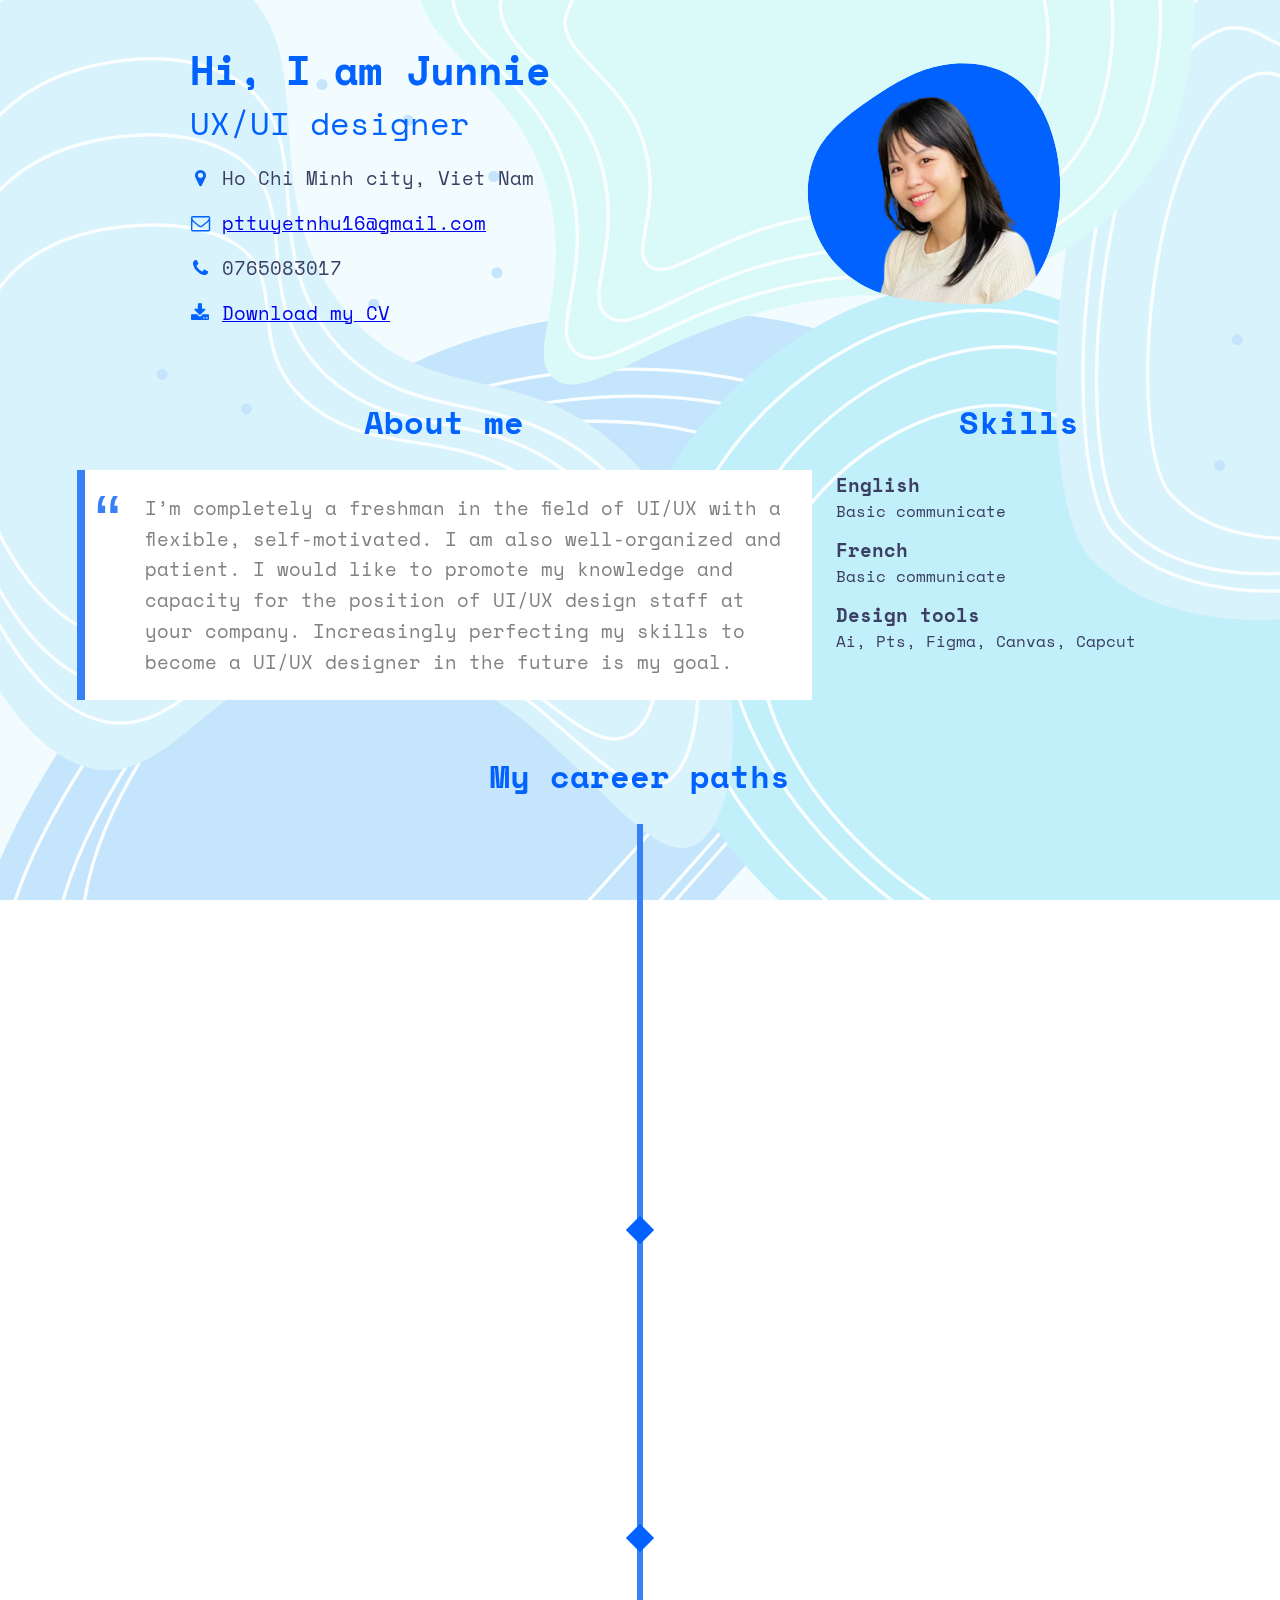
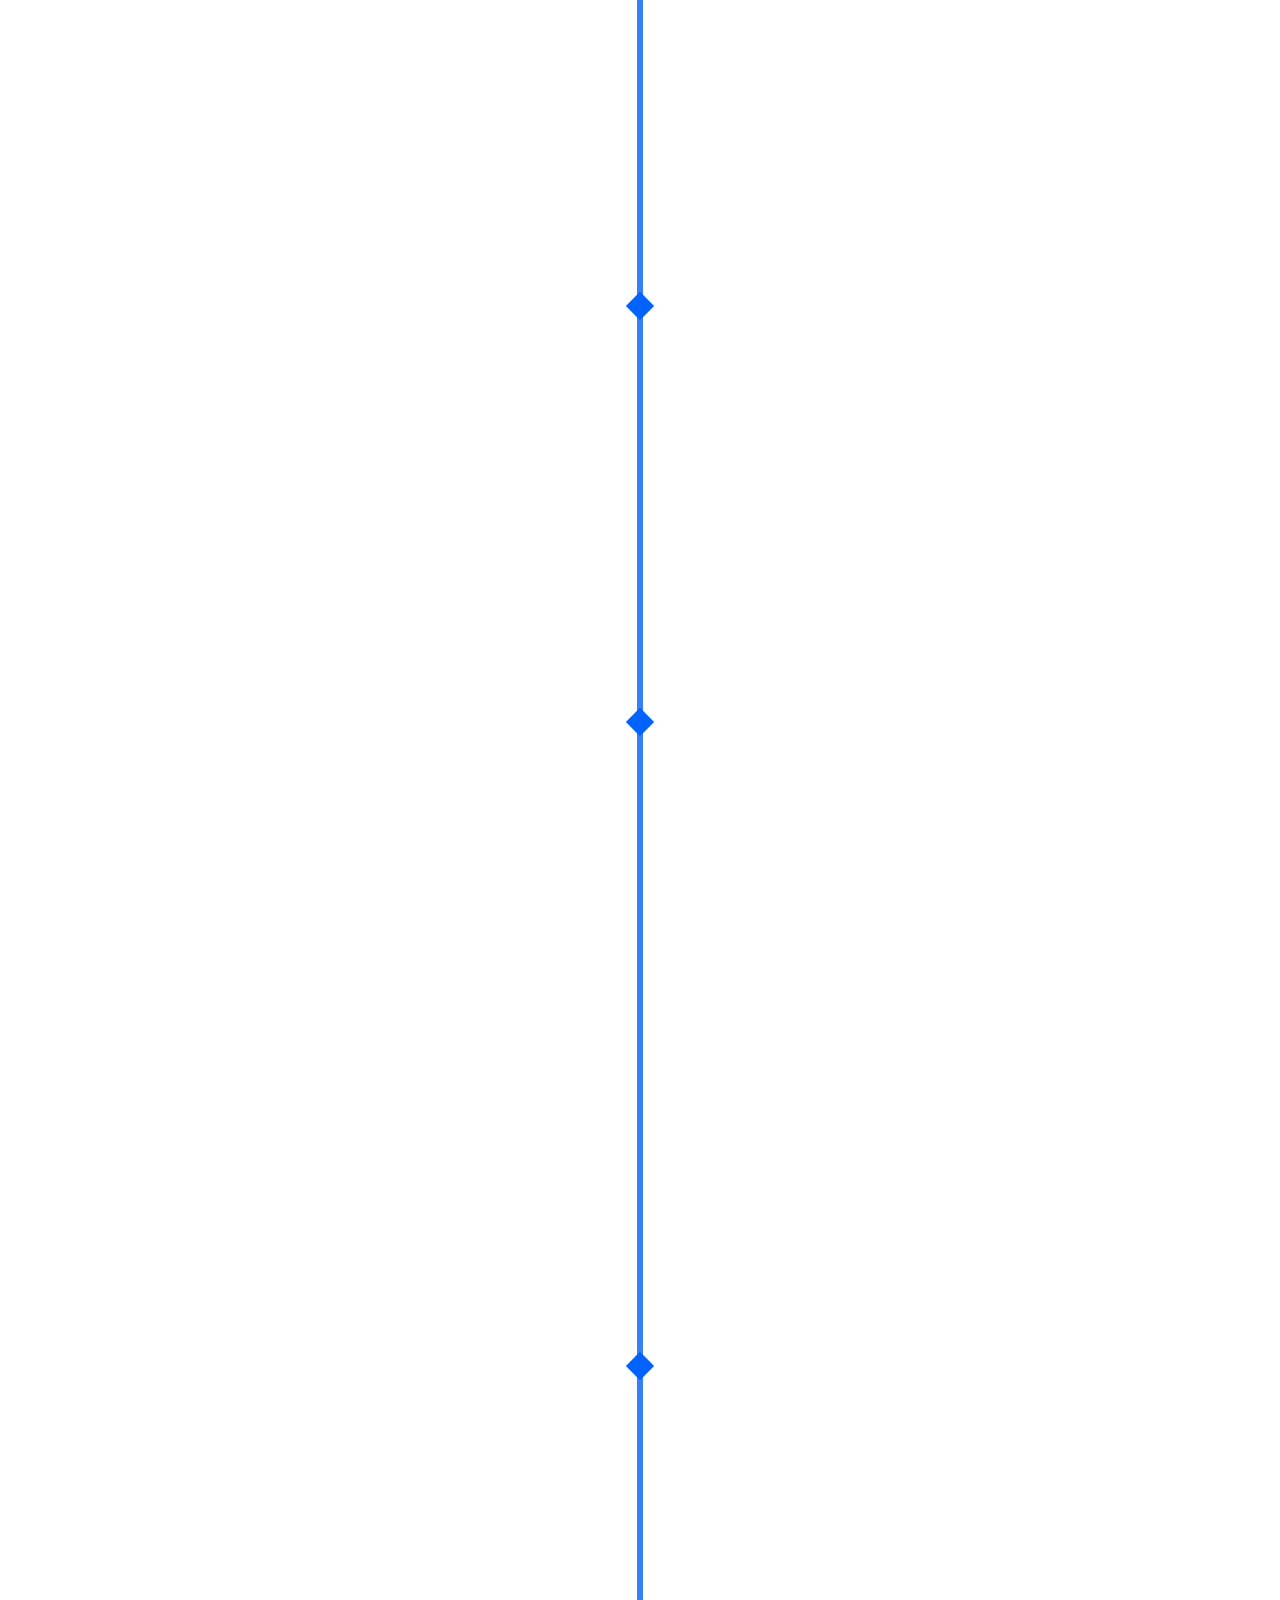
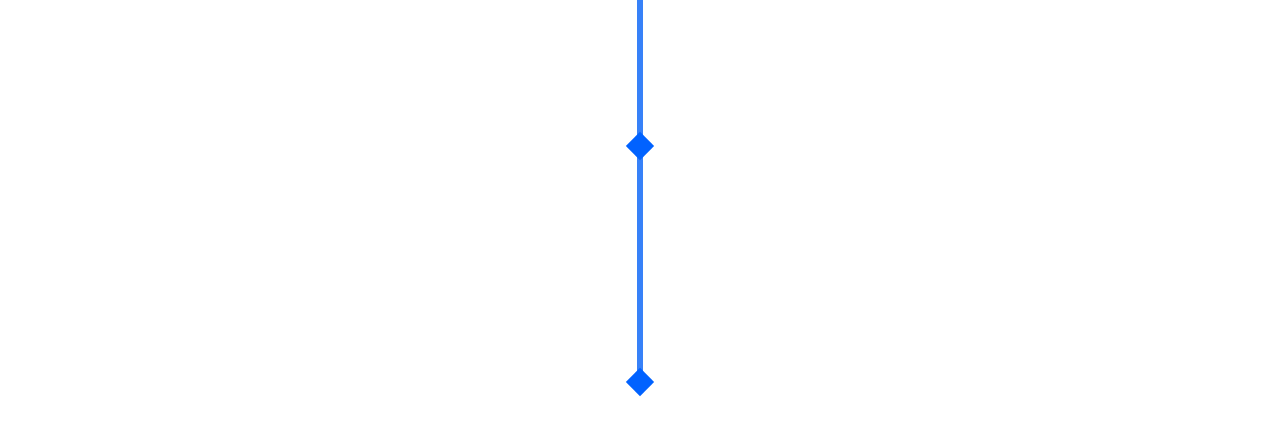
<file: index.html>
<!DOCTYPE html>
<html lang="en">
  <head>
    <meta charset="UTF-8" />
    <meta name="viewport" content="width=device-width, initial-scale=1.0">
    <link rel="stylesheet" href="./assets/styles.css" />
    <link rel="stylesheet" href="./assets/font/stylesheet.css" />
    <link
      rel="stylesheet"
      href="https://cdnjs.cloudflare.com/ajax/libs/font-awesome/4.7.0/css/font-awesome.min.css"
      integrity="sha512-SfTiTlX6kk+qitfevl/7LibUOeJWlt9rbyDn92a1DqWOw9vWG2MFoays0sgObmWazO5BQPiFucnnEAjpAB+/Sw=="
      crossorigin="anonymous"
      referrerpolicy="no-referrer"
    />
    <title>Junnie</title>
  </head>

  <body>
    <div class="bg">
    </div>
    <section class="info-section">
      <div class="info-wrap">
        <div class="info">
          <h1 class="info_title">Hi, I am Junnie</h1>
          <p class="info_subtitle">UX/UI designer</p>
          <p class="info_contact">
            <i class="fa fa-map-marker" aria-hidden="true"></i> Ho Chi Minh city, Viet Nam
          </p>
          <p class="info_contact">
            <i class="fa fa-envelope-o" aria-hidden="true"></i>
            <a href="mailto:pttuyetnhu16@gmail.com">pttuyetnhu16@gmail.com</a>
          </p>
          <p class="info_contact">
            <i class="fa fa-phone" aria-hidden="true"></i> 0765083017
          </p>

          <p class="info_contact">
            <i class="fa fa-download" aria-hidden="true"></i> <a target="_blank" href="./assets/TuyetNhuCV.pdf">Download my CV</a>
          </p>
        </div>

        <div class="info-avatar">
          <svg  viewBox="0 0 100 100" xmlns="http://www.w3.org/2000/svg">
            <mask id="mask0" mask-type="alpha">
        <path  d="M26.2,-36.4C33,-31.1,36.9,-22.2,38.8,-13.3C40.6,-4.5,40.5,4.3,38.5,13.1C36.5,22,32.7,30.8,25.9,34.9C19.2,39,9.6,38.3,0.5,37.6C-8.6,36.9,-17.2,36.2,-24.7,32.3C-32.2,28.5,-38.7,21.6,-41.8,13.2C-45,4.9,-44.9,-4.8,-41.2,-12.5C-37.4,-20.1,-30,-25.6,-22.6,-30.7C-15.1,-35.7,-7.5,-40.3,1.1,-41.7C9.7,-43.2,19.4,-41.7,26.2,-36.4Z" width="100%" height="100%" transform="translate(50 50)" stroke-width="0" style="transition: all 0.3s ease 0s;" />

      </mask>

      <g mask="url(#mask0)">
        <path  d="M26.2,-36.4C33,-31.1,36.9,-22.2,38.8,-13.3C40.6,-4.5,40.5,4.3,38.5,13.1C36.5,22,32.7,30.8,25.9,34.9C19.2,39,9.6,38.3,0.5,37.6C-8.6,36.9,-17.2,36.2,-24.7,32.3C-32.2,28.5,-38.7,21.6,-41.8,13.2C-45,4.9,-44.9,-4.8,-41.2,-12.5C-37.4,-20.1,-30,-25.6,-22.6,-30.7C-15.1,-35.7,-7.5,-40.3,1.1,-41.7C9.7,-43.2,19.4,-41.7,26.2,-36.4Z" width="100%" height="100%" transform="translate(50 50)" stroke-width="0" style="transition: all 0.3s ease 0s;"/>
        <image
          x="14.5"
          y="18.5"
          href="./assets//images/avatar.png"
        />
      </g>
      </svg>


          <!-- <svg
            viewBox="0 0 200 187"
            xmlns="http://www.w3.org/2000/svg"
            xmlns:xlink="http://www.w3.org/1999/xlink"
          >
            <mask id="mask0" mask-type="alpha">
              <path
                d="M190.312 36.4879C206.582 62.1187 201.309 102.826 182.328 134.186C163.346 165.547 
                                130.807 187.559 100.226 186.353C69.6454 185.297 41.0228 161.023 21.7403 129.362C2.45775 
                                97.8511 -7.48481 59.1033 6.67581 34.5279C20.9871 10.1032 59.7028 -0.149132 97.9666 
                                0.00163737C136.23 0.303176 174.193 10.857 190.312 36.4879Z"
              />
            </mask>
            <g mask="url(#mask0)">
              <path
                d="M190.312 36.4879C206.582 62.1187 201.309 102.826 182.328 134.186C163.346 
                                165.547 130.807 187.559 100.226 186.353C69.6454 185.297 41.0228 161.023 21.7403 
                                129.362C2.45775 97.8511 -7.48481 59.1033 6.67581 34.5279C20.9871 10.1032 59.7028 
                                -0.149132 97.9666 0.00163737C136.23 0.303176 174.193 10.857 190.312 36.4879Z"
              />
              <image
                x="12"
                y="18"
                href="./assets//images/avatar.png"
              />
            </g>
          </svg> -->
        </div>
      </div>
    </section>

    <section>
      <div class="about-skills">
        <section class="about-section">
          <h2 class="section-title">About me</h2>
    
          <div class="about-wrap">
            <p>
              <blockquote class="otro-blockquote">I’m completely a freshman in the field of UI/UX with a flexible, self-motivated. I am also well-organized and patient. I would like to promote my knowledge and capacity for the position of UI/UX design staff at your company. Increasingly perfecting my skills to become a UI/UX designer in the future is my goal.
              </blockquote>
             
            </p>
          </div>
        </section>
    
        <section class="skills-section">
          <h2 class="section-title">Skills</h2>
    
          <div class="skills-list">
            <div class="skill-item">
              <div class="skill-item-title">English</div>
              <div class="skill-item-desc">Basic communicate</div>
            </div>

            <div class="skill-item">
              <div class="skill-item-title">French</div>
              <div class="skill-item-desc">Basic communicate</div>
            </div>
    
            <div class="skill-item">
              <div class="skill-item-title">Design tools</div>
              <div class="skill-item-desc">Ai, Pts, Figma, Canvas, Capcut</div>
            </div>
          </div>
        </section>
      </div>

    </section>
    <section class="timeline">
      <h2 class="section-title">My career paths</h2>
      <ul>
        <li>
          <div>
            <time>Sep 2012 - Aug 2016</time>
            <p class="job-location">
              Ho Chi Minh University of Education
            </p>
            <p class="job-desc bold">Student</p>
            <p class="job-desc">Graduated with a bachelor's degree
              in French in Tourism</p>
          </div>
        </li>

        


        <li>
          <div>
            <time>Apr 2015 - May 2016</time>
            <p class="job-location">Miki Fashion Shop at Vincom District 2 Ho Chi Minh</p>
            <p class="job-desc bold">Part-time Sales Staff & Assistant Manager.</p>
            <p class="job-desc">- Sell for foreigners and Vietnamese at the Shop
- Make the report for the Manager every day

Achievements and skills gained:
- Being active, extremely adaptable to business recognizing the environment
- Observe, and learn customers’ tastes well
- Improve English and French communication skills
            </p>
          </div>
        </li>

        <li>
          <div>
            <time>Aug 2016 - Aug 2018</time>
            <p class="job-location">
              Indochina Tourist and Trade (IT&T) Ho Chi Minh City branch
            </p>
            <p class="job-desc bold">France Inbound Reservation and Customer Service</p>
            <p class="job-desc">Main responsibilities:
              - Check and read all the emails of customers from French company
              - Book airline ticket, hotel, train, and restaurant when have required
              - Make the report for Supervisor and Manager every day
              - Solve customer complaints
              - Check daily services
              - Deal the price with suppliers and make the contract
              In the low season:
              - Making the survey and plans for the next seasons
              - Visiting new destinations, and new restaurants and negotiating on price.
              Recognition and Gains:
              - Being active, motivated, and persuasive when taking responsibility for a job</p>
          </div>
        </li>

        <li>
          <div>
            <time>Aug 2018 - Feb 2019</time>
            <p class="job-location">
              Replus Corporation
            </p>
            <p class="job-desc bold">Receptionist and Supporting Sales Team</p>
            <p class="job-desc">Main responsibilities:
              - Welcomes visitors by greeting them, receiving and answering or referring
              inquiries.
              - Keep the main email, telephone, and hotline of the company and reply to all the
              complaints of customers.
              - Take care of and set up the room: the meeting room, the living room,...
              - Receive mail from Viet Nam and other countries.
              - Supporting Sale Team (only foreigners)</p>
          </div>
        </li>

        <li>
          <div>
            <time>Mar 2019 - Jan 2020</time>
            <p class="job-location">
              MT Solution Company
            </p>
            <p class="job-desc bold">Assistant</p>
            <p class="job-desc">Main responsibilities:
              - Making the contract or referring inquiries.
              - Supporting the Director and making new plans for the new season
              - Finding new partners and supplier chains for the company
              - Checking and supporting Sale Team about the process of the plan
              - Maintain and deal with customers</p>
          </div>
        </li>

        <li>
          <div>
            <time>Sep 2021 - Nov 2023</time>
            <p class="job-location">
              University of Information and Technology
            </p>
            <p class="job-desc bold">Student</p>
            <p class="job-desc">- Study: Design UX/UI, user interfaces, Business analyses, Information & Web Technology,...
              - Attend the projects and completed the coursework</p>
            <p class="job-desc">- Figma projects: <a target="_blank" href="https://www.figma.com/file/OxynJpjoVbt59Vky7FFlWo/App-du-l%E1%BB%8Bch?type=design&node-id=109-268">Travel Application</a></a></p>
          </div>
        </li>

        <li>
          <div>
            <time>Feb 2023 - Nov 2023</time>
            <p class="job-location">
              Keyframe multimedia school
            </p>
            <p class="job-desc bold">Learning UXUI Product Design</p>

            <br>
            <p class="job-desc bold">Certificates:</p>
            <p class="job-desc" >- <a target="_blank" href="https://keyframe.vn/certificate/VGMAJKWCGEH6RFNH5PXZ">Photoshop</a>
                - <a target="_blank" href="https://keyframe.vn/certificate/VDZZFTTBLAK0M1HB2XQS">Figma</a>
                - <a target="_blank" href="https://keyframe.vn/certificate/CPQN9AS0XS3VOBZ6BAOT">Illustrator</a>
                - <a target="_blank" href="https://keyframe.vn/certificate/VWSNVK3W6PHDHDOS4IUO">Typography</a>
                - <a target="_blank" href="https://keyframe.vn/certificate/DSKTG5PNICIWODVF1DRG">UX Writing</a>
                - <a target="_blank" href="https://keyframe.vn/certificate/XSUNYT9RYFPSYUBY5OME">UXUI Product Design</a>
            </p>
            <br>
            <p class="job-desc bold">Figma projects:</p>
            <p class="job-desc">- <a target="_blank" href="https://www.figma.com/file/Wa2JiGbSxsNdlobDCPu1zQ/Showcase?type=design&node-id=91-3707">Medical Booking</a>
            </p>
          </div>
        </li>

      </ul>
    </section>

    <script>
      var items = document.querySelectorAll(".timeline li");
      function isElementInViewport(el) {
        var rect = el.getBoundingClientRect();
        return (
          rect.bottom <=
            (window.innerHeight || document.documentElement.clientHeight)
        );
      }

      function callbackFunc() {
        for (var i = 0; i < items.length; i++) {
          if (isElementInViewport(items[i])) {
            if (!items[i].classList.contains("in-view")) {
              items[i].classList.add("in-view");
            }
          } else if (items[i].classList.contains("in-view")) {
            items[i].classList.remove("in-view");
          }
        }
      }

      window.addEventListener("load", callbackFunc);
      window.addEventListener("scroll", callbackFunc);
    </script>
  </body>
</html>
</file>
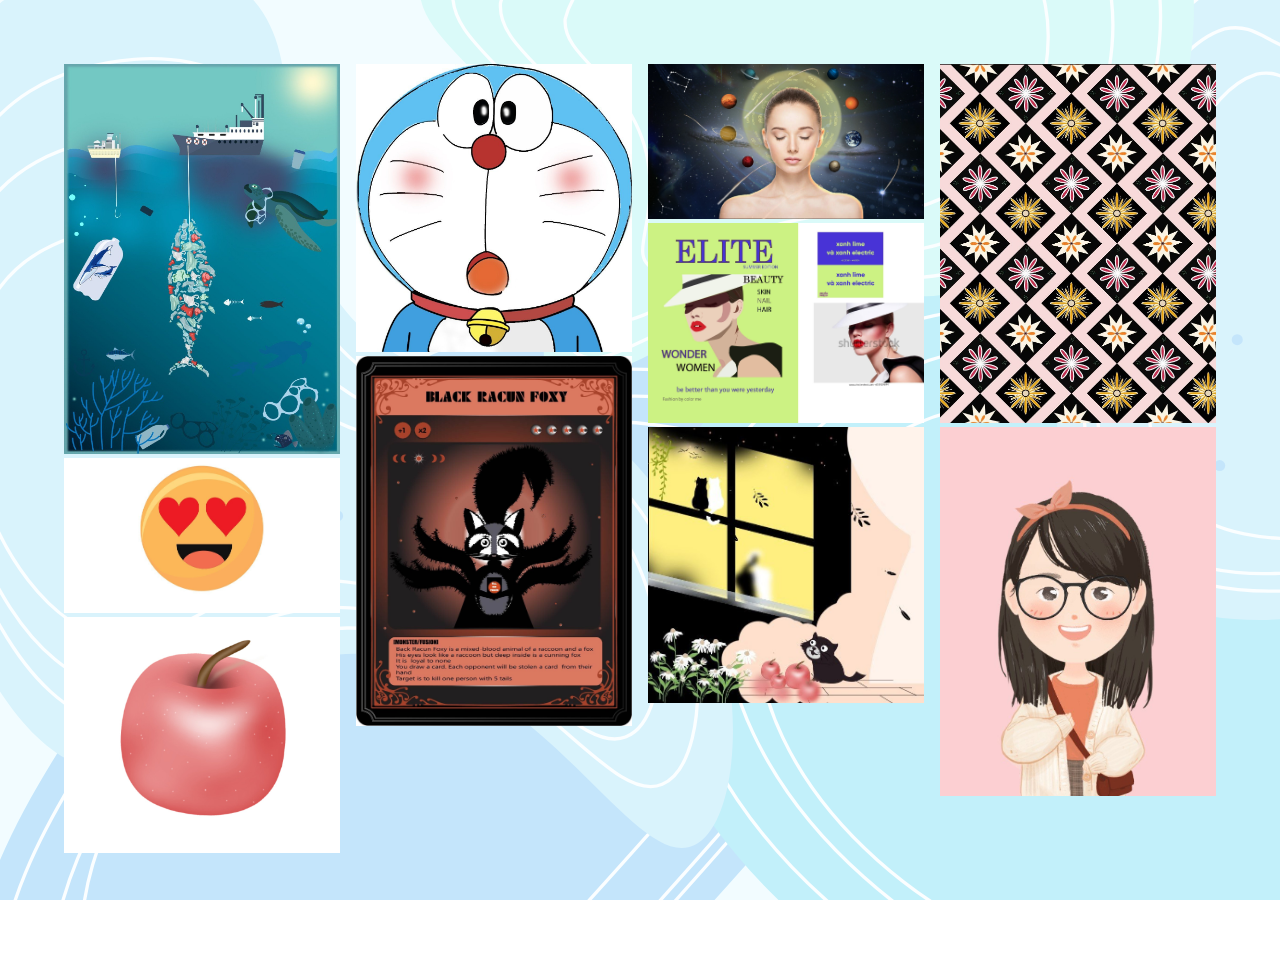
<file: gallery.html>
<!DOCTYPE html>
<html lang="en">

<head>
  <meta charset="UTF-8" />
  <meta name="viewport" content="width=device-width, initial-scale=1.0" />
  <link rel="stylesheet" href="./assets/styles.css" />
  <title>Junnie</title>

  <style>
    .gallery {
      column-count: 4;
      --webkit-column-count: 4;
      --moz-column-count: 4;
      gap: 1rem;
      padding: 4rem;
    }

    .image img {
      height: auto;
      width: 100%;
      cursor: pointer;
      transition: all .2s ease-in-out;
    }

    .image img:hover {
      transform: scale(1.2);
    }

    /* Responsive-ness for different screen-sizes */
    @media screen and (max-width: 810px) {
      .gallery {
        column-count: 3;
        --webkit-column-count: 3;
        --moz-column-count: 3;
      }
    }

    @media screen and (max-width: 500px) {
      .gallery {
        column-count: 2;
        --webkit-column-count: 2;
        --moz-column-count: 2;
      }
    }

    @media screen and (max-width: 400px) {
      .gallery {
        column-count: 1;
        --webkit-column-count: 1;
        --moz-column-count: 1;
      }
    }
  </style>
</head>

<body>
  <div class="bg"></div>
  <section class="gallery">
    <div class="image">
      <a target="_blank" href="./assets/images/projects/5.jpg">
        <img src="./assets/images/projects/5.jpg" alt="image" />
      </a>
    </div>

    <div class="image">
      <a target="_blank" href="./assets/images/projects/6.jpg">
        <img src="./assets/images/projects/6.jpg" alt="image" />
      </a>
    </div>

    <div class="image">
      <a target="_blank" href="./assets/images/projects/7.jpg">
        <img src="./assets/images/projects/7.jpg" alt="image" />
      </a>
    </div>

    <div class="image">
      <a target="_blank" href="./assets/images/projects/8.jpg">
        <img src="./assets/images/projects/8.jpg" alt="image" />
      </a>
    </div>

    <div class="image">
      <a target="_blank" href="./assets/images/projects/1.jpg">
        <img src="./assets/images/projects/1.jpg" alt="image" />
      </a>
    </div>


    <div class="image">
      <a target="_blank" href="./assets/images/projects/4.jpg">
        <img src="./assets/images/projects/4.jpg" alt="image" />
      </a>
    </div>




    <div class="image">
      <a target="_blank" href="./assets/images/projects/2.jpg">
        <img src="./assets/images/projects/2.jpg" alt="image" />
      </a>
    </div>


    <div class="image">
      <a target="_blank" href="./assets/images/projects/9.jpg">
        <img src="./assets/images/projects/9.jpg" alt="image" />
      </a>
    </div>

    <div class="image">
      <a target="_blank" href="./assets/images/projects/3.jpg">
        <img src="./assets/images/projects/3.jpg" alt="image" />
      </a>
    </div>

    <div class="image">
      <a target="_blank" href="./assets/images/projects/10.jpg">
        <img src="./assets/images/projects/10.jpg" alt="image" />
      </a>
    </div>
  </section>
</body>

</html>
</file>
<file: assets/styles.css>
:root {
  --primary-color: #0162ff;
  --primary-color-2: rgb(55, 129, 248);
  --text-primary-color: #3c3f64;
  --text-secondary-color: #fff;
}

*,
*::before,
*::after {
  margin: 0;
  padding: 0;
  box-sizing: border-box;
}

html {
  font-family: "Space Mono";
  font-size: 16px;
  overflow-x: hidden;
}

body {
  color: var(--text-primary-color);
  overflow-x: hidden;
  padding-bottom: 50px;
}

.bg {
  background-image: url("images/bg.svg");
  background-size: cover;
  background-repeat: no-repeat;
  opacity: 0.6;
  height: 100%;
  width: 100%;
  position: fixed;
  z-index: -1;
}

.info-section,
.about-skills {
  max-width: 1150px;
  margin: 40px auto;
}

.info_title {
  color: var(--primary-color);
  font-size: 2.5rem;
}

.info_subtitle {
  color: var(--primary-color);
  font-size: 2rem;
}

.info_contact {
  font-size: 1.2rem;
  margin-top: 1rem;
}

.info_contact i {
  color: var(--primary-color);
  width: 20px;
  text-align: center;
}

.section-title {
  text-align: center;
  color: var(--primary-color);
  font-size: 2rem;
}

.info-section .info-wrap {
  display: flex;
  margin: 24px;
}

.info-wrap {
  justify-content: center;
}

.info-wrap .info {
  width: 600px;
}

.info-section .info-avatar svg {
  height: 300px;
  width: 300px;
  fill: var(--primary-color);
}

.info-section .info-avatar svg image {
  height: 70%;
  width: 70%;
}

.about-skills {
  display: flex;
}

.about-section {
  flex: 2;
  margin: 12px;
}

.about-section .about-wrap {
  margin-top: 24px;
}

.otro-blockquote {
  font-size: 1.2rem;
  color: #828282;
  padding: 1.2em 30px 1.2em 60px;
  border-left: 8px solid var(--primary-color-2);
  line-height: 1.6;
  position: relative;
  background: #ffffff;
  white-space: pre-line;
}

.otro-blockquote::before {
  font-family: Arial;
  content: "\201C";
  color: var(--primary-color-2);
  font-size: 4em;
  position: absolute;
  left: 10px;
  top: -10px;
}

.otro-blockquote::after {
  content: "";
}

.skills-section {
  flex: 1;
  margin: 12px;
}

.skills-list {
  margin-top: 24px;
}

.skill-item {
  margin-top: 12px;
}

.skill-item-title {
  font-weight: bold;
  font-size: 1.2rem;
}

.timeline ul {
  margin-top: 24px;
}

.timeline ul li {
  list-style-type: none;
  position: relative;
  width: 6px;
  margin: 0 auto;
  background: var(--primary-color-2);
}

.timeline ul li::after {
  content: "";
  position: absolute;
  left: 50%;
  bottom: 0;
  transform: translateX(-50%) rotate(45deg);
  width: 20px;
  height: 20px;
  z-index: 2;
  background: var(--primary-color);
}

.timeline ul li div {
  position: relative;
  bottom: 0;
  width: 500px;
  padding: 40px 20px;
  background: #5797ff;
  box-shadow: 4px 13px 30px 1px rgba(252, 56, 56, 0.2);
  border-radius: 5px;
}

.timeline ul li div time {
  position: absolute;
  background: var(--primary-color-2);
  min-width: 150px;
  padding: 0 12px;
  height: 30px;
  top: -15px;
  border-radius: 5px;
  display: flex;
  justify-content: center;
  align-items: center;
  letter-spacing: 2px;
}

.timeline ul li div div {
  height: 100px;
  display: flex;
  flex-direction: column;
  justify-content: center;
  align-items: center;
}

.timeline ul li div div p {
  text-align: center;
}

.timeline ul li div .discovery {
  margin-right: 10px;
}

.timeline ul li:nth-of-type(odd) > div {
  left: 45px;
}

.timeline ul li:nth-of-type(even) > div {
  left: -539px;
}

.timeline ul li div {
  visibility: hidden;
  opacity: 0;
  transition: all 0.5s ease-in-out;
}

.timeline ul li:nth-of-type(odd) div {
  transform: translate3d(100px, -10px, 0) rotate(10deg);
}

.timeline ul li:nth-of-type(even) div {
  transform: translate3d(-100px, -10px, 0) rotate(10deg);
}

.timeline ul li:nth-of-type(odd) time {
  left: 24px;
}

.timeline ul li:nth-of-type(even) time {
  right: 24px;
}

.timeline ul li.in-view div {
  transform: none;
  visibility: visible;
  opacity: 1;
}


.timeline ul li div { 
  color: var(--text-secondary-color);
  letter-spacing: -0.7px;
}

.timeline ul li div .job-location { 
  font-size: 1.5rem;
  font-weight: bold;
  margin-bottom: 12px;
}

.timeline ul li div .job-desc { 
  white-space: pre-line;
  margin: 0;
}
.timeline ul li div .job-desc.bold { 
 font-weight: bold;
}

.timeline ul li div .job-desc a { 
  color: var(--text-secondary-color) !important;
 }
.timeline ul { 
  display: flex;
  flex-direction: column-reverse;
}

.timeline ul li {
  flex: 0 0 auto;
}

@media screen and (max-width: 1000px) {
  html {
    font-size: 12px;
  }

  .info-section .info-avatar svg {
    height: 150px;
    width: 150px;
  }

  .info-section,
  .about-skills {
    max-width: calc(100vw - 100px);
    margin: 20px auto;
  }

  .info-wrap {
    flex-direction: column-reverse;
    align-items: center;
    justify-content: center;
  }

  .info-wrap .info {
    width: auto;
  }

  .about-skills {
    display: flex;
    flex-direction: column;
  }

  .skill-item-title {
    font-size: 1.3rem;
  }
  .skill-item {
    font-size: 1.2rem;
  }

  .timeline ul li div {
    width: calc(100vw / 2 - 100px);
    flex-direction: column;
  }

  .timeline ul li div div {
    width: 80%;
    margin: 10px;
  }

  .timeline ul li:nth-of-type(even) > div {
    left: calc(-100vw / 2 + 60px);
  }

  .timeline ul li div { 
    font-size: 1.2rem;
  }
}

@media screen and (max-width: 600px) {

  .otro-blockquote {
    padding: 1.2em 10px 1.2em 40px;
  }

  .info-section .info-avatar svg {
    height: 100px;
    width: 100px;
  }

  .info-section,
  .about-skills {
    max-width: calc(100vw);
    margin: 20px auto;
    padding: 0 10px;
  }


  .info_title {
    font-size: 30px;
  }

  .info_subtitle {
    font-size: 24px;
  }

  .timeline ul li {
    margin-left: 20px;
    padding-bottom: 40px;
  }

  .timeline ul li div {
    width: calc(100vw - 90px);
  }

  .timeline ul li:nth-of-type(even) > div {
    left: 45px;
  }

  .timeline ul li time {
    left: 24px;
  }
}
</file>
<file: assets/font/stylesheet.css>
@font-face {
    font-family: 'Space Mono';
    src: url('SpaceMono-Bold.woff2') format('woff2'),
        url('SpaceMono-Bold.woff') format('woff');
    font-weight: bold;
    font-style: normal;
    font-display: swap;
}

@font-face {
    font-family: 'Space Mono';
    src: url('SpaceMono-Italic.woff2') format('woff2'),
        url('SpaceMono-Italic.woff') format('woff');
    font-weight: normal;
    font-style: italic;
    font-display: swap;
}

@font-face {
    font-family: 'Space Mono';
    src: url('SpaceMono-Regular.woff2') format('woff2'),
        url('SpaceMono-Regular.woff') format('woff');
    font-weight: normal;
    font-style: normal;
    font-display: swap;
}

@font-face {
    font-family: 'Space Mono';
    src: url('SpaceMono-BoldItalic.woff2') format('woff2'),
        url('SpaceMono-BoldItalic.woff') format('woff');
    font-weight: bold;
    font-style: italic;
    font-display: swap;
}
</file>
